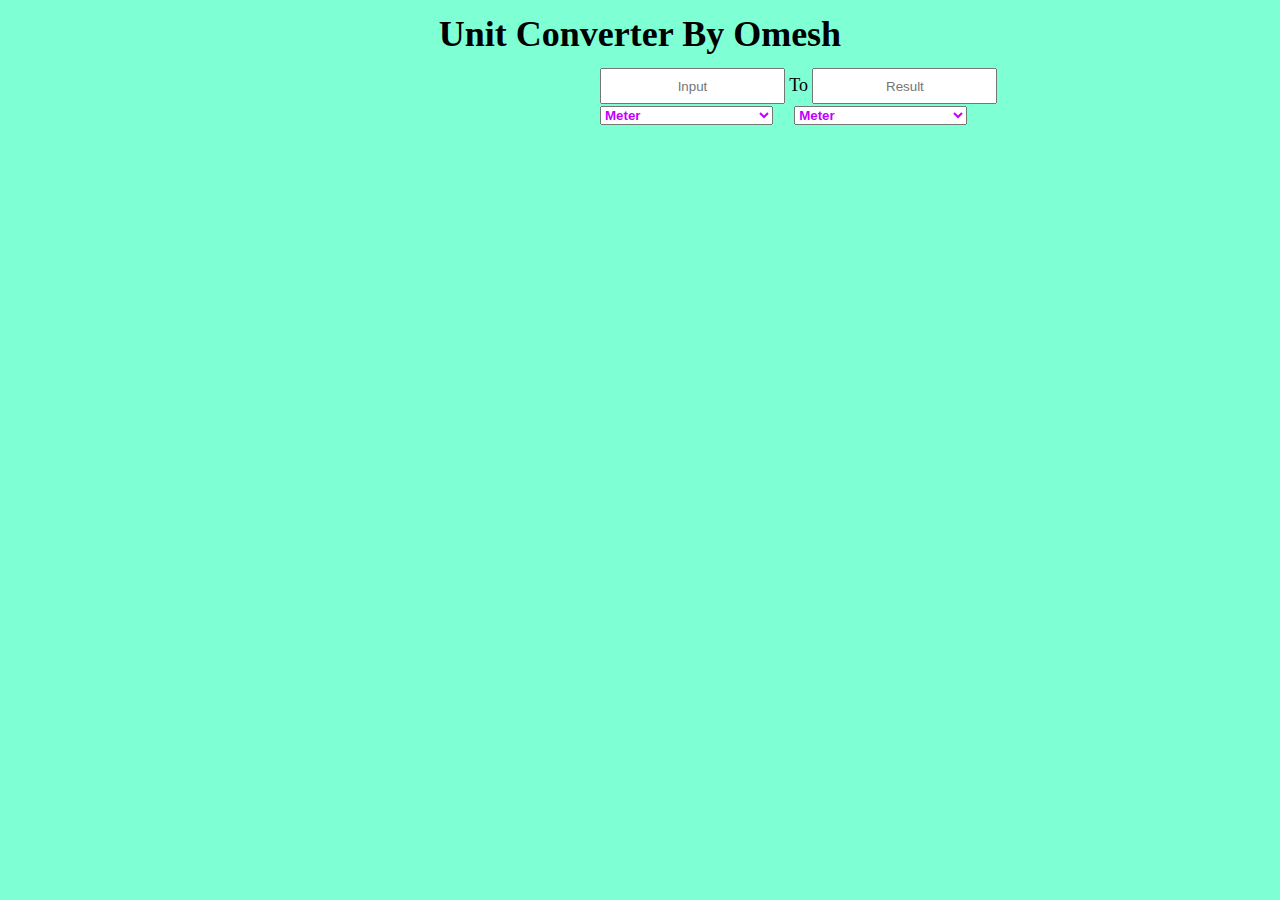
<file: Task-1/UnitConverter/Index.html>
<!DOCTYPE html>
<html lang="en">
<head>
    <meta charset="UFT-8">
    <title>Unit Converter</title>
    <link rel="stylesheet" href="style.css">
    
</head>
<body>


        <div class="Converter-body">


            <h1 class="converter-title">Unit Converter By Omesh</h1>
        
            <input type="text" placeholder="Input" id="input">
            <span> To </span>
            <input type="text" placeholder="Result" id="result">
            
            <br>


            <select id="inputType">
                <option value="meter">Meter</option>
                <option value="kilometer">Kilometer</option>
                <option value="Centimeter">Centimeter</option>
                <option value="Foot">Foot</option>

            </select>
            
            <select id="resultType">
                <option value="meter">Meter</option>
                <option value="kilometer">Kilometer</option>
                <option value="Centimeter">Centimeter</option>
                <option value="Foot">Foot</option>
                
            </select>
            
            

        </div>
    <script src="Main.js"></script>
</body>





</html>
</file>
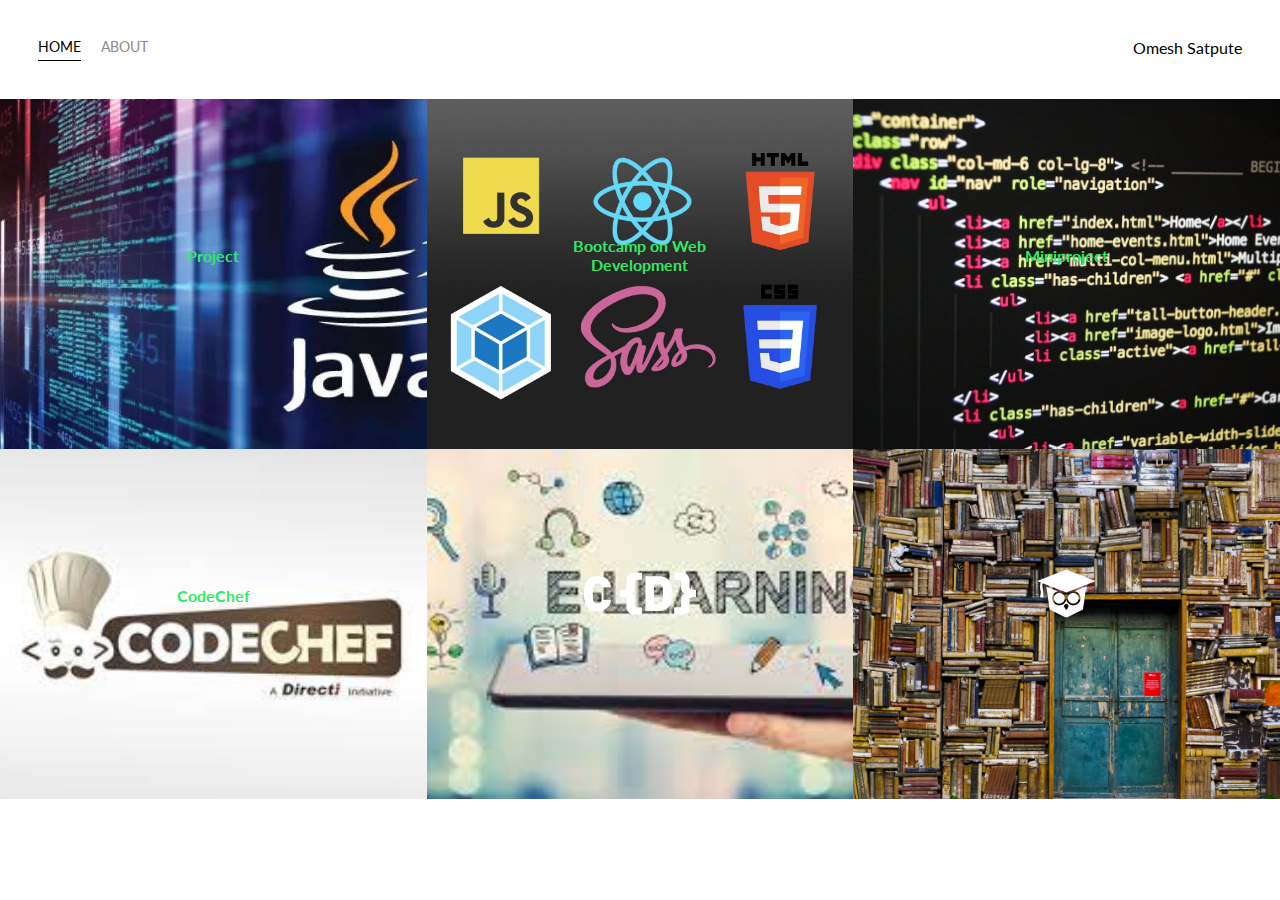
<file: Task-2/Portfolio Website/Index.html>
<!DOCTYPE html>
<html lang='en'>

<head>
<meta charset='UTF-8'>
<title>Portfolio Homepage</title>
<link href="https://fonts.googleapis.com/css?family=Lato" rel="stylesheet">
<link rel="stylesheet" href="styles.css">
</head>

<body>
<div class="container">
    <div class="nav-wrapper">
    <div class="left-side">
        <div class="nav-link-wrapper active-nav-link">
        <a href="index.html">Home</a>
        </div>

        <div class="nav-link-wrapper">
        <a href="about.html">About</a>
        </div>
    </div>

    <div class="right-side">
        <div class="brand">
        Omesh Satpute
        </div>
    </div>
    </div>

    <div class="content-wrapper">
    <div class="portfolio-items-wrapper">

        <div class="portfolio-item-wrapper">
        <div class="portfolio-img-background" style="background-image:url(Java.jpg)"></div>

        <div class="img-text-wrapper">
            <div>
            <p>Project</p>
            </div>

            <div class="subtitle">I Have Done My Project In Java Programming Language.</div>
        </div>
        </div>

        <div class="portfolio-item-wrapper">
        <div class="portfolio-img-background" style="background-image:url(WebBoot.jpg)"></div>
        <div class="img-text-wrapper">
            <p>Bootcamp on Web Development</p>

            <div class="subtitle">Coding bootcamp and learning management system.</div>
        </div>
        </div>

        <div class="portfolio-item-wrapper">
        <div class="portfolio-img-background" style="background-image:url(web3.jpeg)"></div>
        <div class="img-text-wrapper">
            <p>Miniproject</p>
            <div class="subtitle">Mini project on Web Development.</div>
        </div>
        </div>

        <div class="portfolio-item-wrapper">
        <div class="portfolio-img-background" style="background-image:url(codechef.jpg)"></div>
        <div class="img-text-wrapper">
            <p>CodeChef</p>
            <div class="subtitle">Many Problems Solving On CodeChef And Participating Coding Compition.</div>
        </div>
        </div>

        <div class="portfolio-item-wrapper">
        <div class="portfolio-img-background" style="background-image:url(Elearning.jpg)"></div>
        <div class="img-text-wrapper">
            <div class="logo-wrapper">
            <img src="crondose.png" alt="">
            </div>

            <div class="subtitle">Online tutorials and productivity tips.</div>
        </div>
        </div>

        <div class="portfolio-item-wrapper">
        <div class="portfolio-img-background" style="background-image:url(portfolio6.jpg)"></div>
        <div class="img-text-wrapper">
            <div class="logo-wrapper">
            <img src="dailysmarty.png" alt="">
            </div>

            <div class="subtitle">Keep track of what you learn every day.</div>
        </div>
        </div>

        

    </div>
    </div>
</div>

</body>

<script src="script.js">
const portfolioItems = document.querySelectorAll('.portfolio-item-wrapper');

portfolioItems.forEach(portfolioItem => {
    portfolioItem.addEventListener('mouseover', () => {
    console.log(portfolioItem.childNodes[1].classList)
    portfolioItem.childNodes[1].classList.add('image-blur');
    });

    portfolioItem.addEventListener('mouseout', () => {
    console.log(portfolioItem.childNodes[1].classList)
    portfolioItem.childNodes[1].classList.remove('image-blur');
    });
});

</script>

</html>
</file>
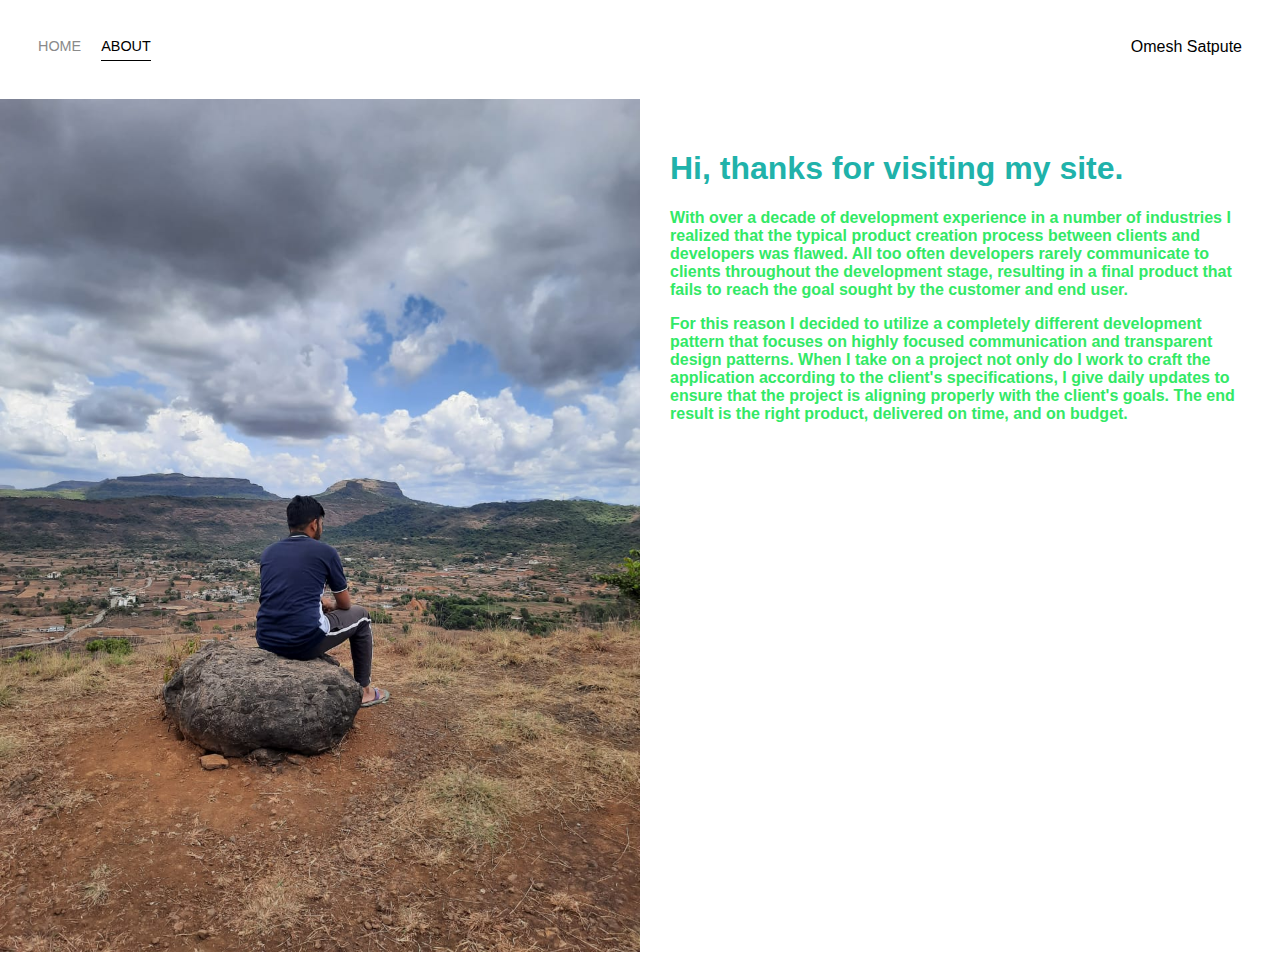
<file: Task-2/Portfolio Website/about.html>
<!DOCTYPE html>
<html lang='en'>

<head>
<meta charset='UTF-8'>
<title>Portfolio Homepage</title>
<link href="https://fonts.googleapis.com/css?family=Tangerine" rel="stylesheet">
<link rel="stylesheet" href="styles.css">
</head>

<body>
<div class="container">
    <div class="nav-wrapper">
    <div class="left-side">
        <div class="nav-link-wrapper">
        <a href="index.html">Home</a>
        </div>

        <div class="nav-link-wrapper active-nav-link">
        <a href="about.html">About</a>
        </div>
    </div>

    <div class="right-side">
        <div class="brand">
        Omesh Satpute

        </div>
    </div>
    </div>

    <div class="content-wrapper">
    <div class="two-column-wrapper">
        <div class="profile-image-wrapper">
        <img src="Profile2.jpeg" alt="">
        </div>

        <div class="profile-content-wrapper">
        <h1>Hi, thanks for visiting my site.</h1>
        <p>With over a decade of development experience in a number of industries I realized that the typical product creation
            process between clients and developers was flawed. All too often developers rarely communicate to clients throughout
            the development stage, resulting in a final product that fails to reach the goal sought by the customer and end
            user.
        </p>

        <p>For this reason I decided to utilize a completely different development pattern that focuses on highly focused
            communication and transparent design patterns. When I take on a project not only do I work to craft the application
            according to the client's specifications, I give daily updates to ensure that the project is aligning properly
            with the client's goals. The end result is the right product, delivered on time, and on budget.</p>
        </div>
    </div>
    </div>
</div>

</body>

</html>
</file>
<file: Task-1/UnitConverter/style.css>
body{

    margin: 0px;
    padding: 0px;;
    background-color: aquamarine;
    font-size: large;
}


.converter-body{
    width: 400px;
    height: 150pxp;
    position: absolute;
    top: 50%;
    left: 50%;
    transform: translate(-50%,-50%);
    box-shadow: 0px 0px 2px 1px hsl(0, 0%, 79%);
}
.converter-title{
    text-align: center;
    margin: 13px 0px;
}
input{
    height: 30px;
    text-align: center;
}
#input{
    margin-left: 600px;
}
#inputType,#resultType{
    width: 172.67px;
    margin-left: 600px;
    color: rgb(195, 0, 255);
    font-weight: bold;
}
#resultType{
    margin-left: 17px;
}
</file>
<file: Task-2/Portfolio Website/styles.css>
p{
    color:rgb(50, 233, 102);
    font-weight: bold;
    
  
  }
  body {
    font-family: "Lato", sans-serif;
    margin: 0px;
  }
  
  .container {
    display: grid;
    grid-template-columns: 1fr;
  }
  
  .nav-wrapper {
    display: flex;
    justify-content: space-between;
    padding: 38px;
  }
  
  .left-side {
    display: flex;
  }
  
  .nav-wrapper > .left-side > div {
    margin-right: 20px;
    text-transform: uppercase;
    font-size: 0.9rem;
  }
  
  .nav-link-wrapper {
    height: 22px;
    border-bottom: 1px solid transparent;
    transition: border-bottom 0.5s;
  }
  
  .active-nav-link {
    border-bottom: 1px solid black;
  }
  
  .active-nav-link a {
    color: black !important;
  }
  
  .nav-link-wrapper a {
    color: #8a8a8a;
    text-decoration: none;
    transition: color 0.5s;
  }
  
  .nav-link-wrapper:hover {
    border-bottom: 1px solid black;
  }
  
  .nav-link-wrapper a:hover {
    color: black;
  }
  
  .portfolio-items-wrapper {
    display: grid;
    grid-template-columns: 1fr 1fr 1fr;
  }
  
  .portfolio-item-wrapper {
    position: relative;
  }
  
  .portfolio-img-background {
    background-size: cover;
    background-position: center;
    background-repeat: no-repeat;
    height: 350px;
    width: 100%;
  }
  
  .img-text-wrapper {
    position: absolute;
    top: 0;
    display: flex;
    flex-direction: column;
    justify-content: center;
    align-items: center;
    height: 100%;
    text-align: center;
    padding-left: 100px;
    padding-right: 100px;
  }
  
  .img-text-wrapper .subtitle {
    transition: 1s;
    color: transparent;
  }
  
  .image-blur {
    transition: 1s;
    filter: brightness(10%);
  }
  
  .img-text-wrapper:hover .subtitle {
    color: lightseagreen;
    font-weight: 600;
  }
  
  .logo-wrapper img {
    width: 50%;
    margin-bottom: 20px;
  }
  
  .two-column-wrapper {
    display: grid;
    grid-template-columns: 1fr 1fr;
  }
  
  .profile-image-wrapper img {
    width: 100%;
  }
  
  .profile-content-wrapper {
    padding: 30px;
  }
  
  .profile-content-wrapper h1 {
    color: lightseagreen;
  }
</file>
